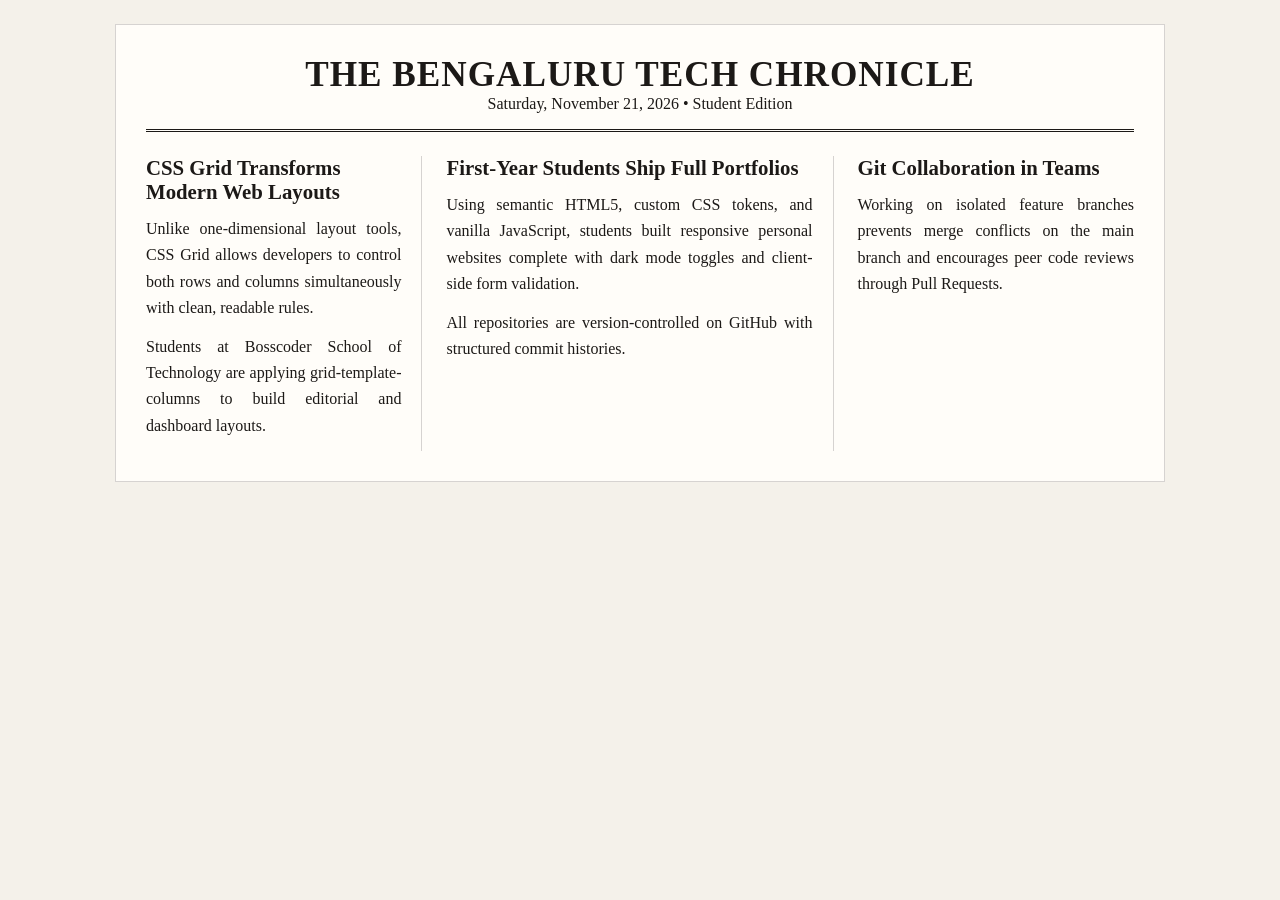
<file: index.html>
<!DOCTYPE html>
<html lang="en">
<head>
  <meta charset="UTF-8">
  <meta name="viewport" content="width=device-width, initial-scale=1.0">
  <title>P11 - Newspaper Three-Column CSS Grid</title>
  <link rel="stylesheet" href="style.css">
</head>
<body>
  <div class="paper">
    <header class="masthead">
      <h1>THE BENGALURU TECH CHRONICLE</h1>
      <p>Saturday, November 21, 2026 &bull; Student Edition</p>
    </header>

    <main class="news-grid">
      <article class="col">
        <h2>CSS Grid Transforms Modern Web Layouts</h2>
        <p>Unlike one-dimensional layout tools, CSS Grid allows developers to control both rows and columns simultaneously with clean, readable rules.</p>
        <p>Students at Bosscoder School of Technology are applying grid-template-columns to build editorial and dashboard layouts.</p>
      </article>

      <article class="col featured">
        <h2>First-Year Students Ship Full Portfolios</h2>
        <p>Using semantic HTML5, custom CSS tokens, and vanilla JavaScript, students built responsive personal websites complete with dark mode toggles and client-side form validation.</p>
        <p>All repositories are version-controlled on GitHub with structured commit histories.</p>
      </article>

      <article class="col">
        <h2>Git Collaboration in Teams</h2>
        <p>Working on isolated feature branches prevents merge conflicts on the main branch and encourages peer code reviews through Pull Requests.</p>
      </article>
    </main>
  </div>
</body>
</html>
</file>
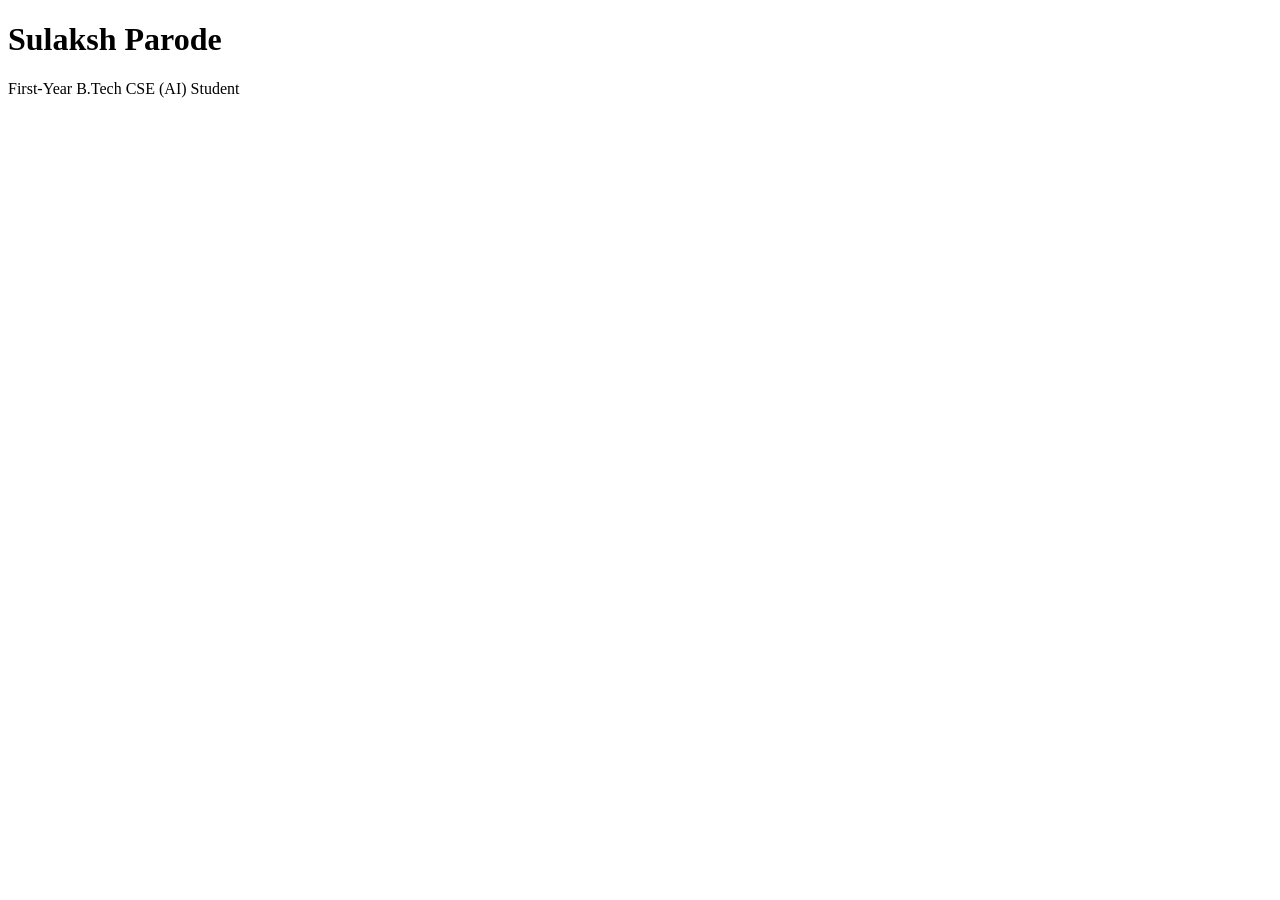
<file: P02_Portfolio_Initial_Commit/index.html>
<!DOCTYPE html>
<html lang="en">
<head>
  <meta charset="UTF-8">
  <title>Sulaksh Parode - Portfolio</title>
</head>
<body>
  <h1>Sulaksh Parode</h1>
  <p>First-Year B.Tech CSE (AI) Student</p>
</body>
</html>
</file>
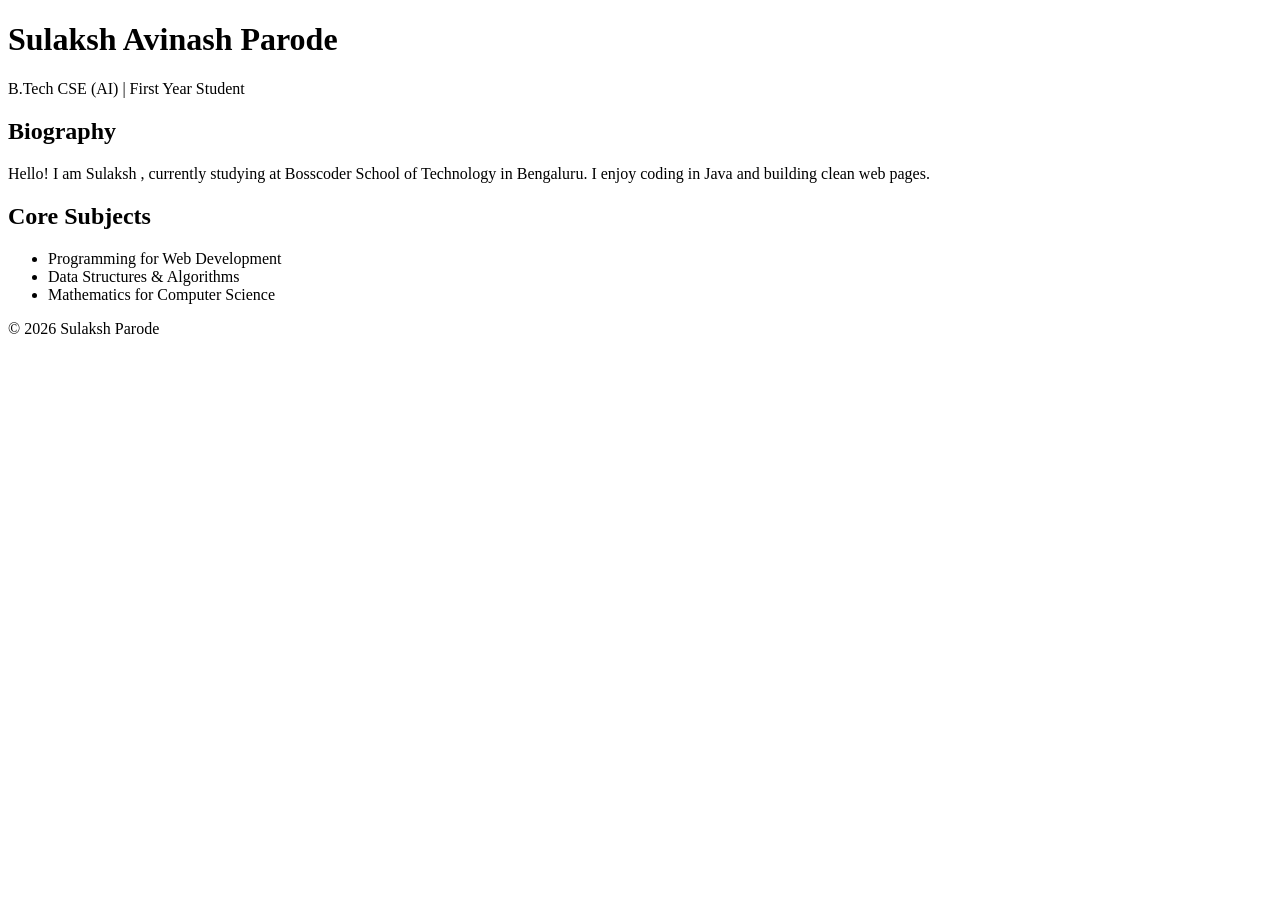
<file: P05_Semantic_Bio_Page/index.html>
<!DOCTYPE html>
<html lang="en">
<head>
  <meta charset="UTF-8">
  <meta name="viewport" content="width=device-width, initial-scale=1.0">
  <title>P5 - Semantic Bio Page</title>
</head>
<body>
  <header>
    <h1>Sulaksh Avinash Parode</h1>
    <p>B.Tech CSE (AI) | First Year Student</p>
  </header>

  <main>
    <article>
      <h2>Biography</h2>
      <p>Hello! I am Sulaksh , currently studying at Bosscoder School of Technology in Bengaluru. I enjoy coding in Java and building clean web pages.</p>
    </article>

    <section>
      <h2>Core Subjects</h2>
      <ul>
        <li>Programming for Web Development</li>
        <li>Data Structures &amp; Algorithms</li>
        <li>Mathematics for Computer Science</li>
      </ul>
    </section>
  </main>

  <footer>
    <p>&copy; 2026 Sulaksh Parode</p>
  </footer>
</body>
</html>
</file>
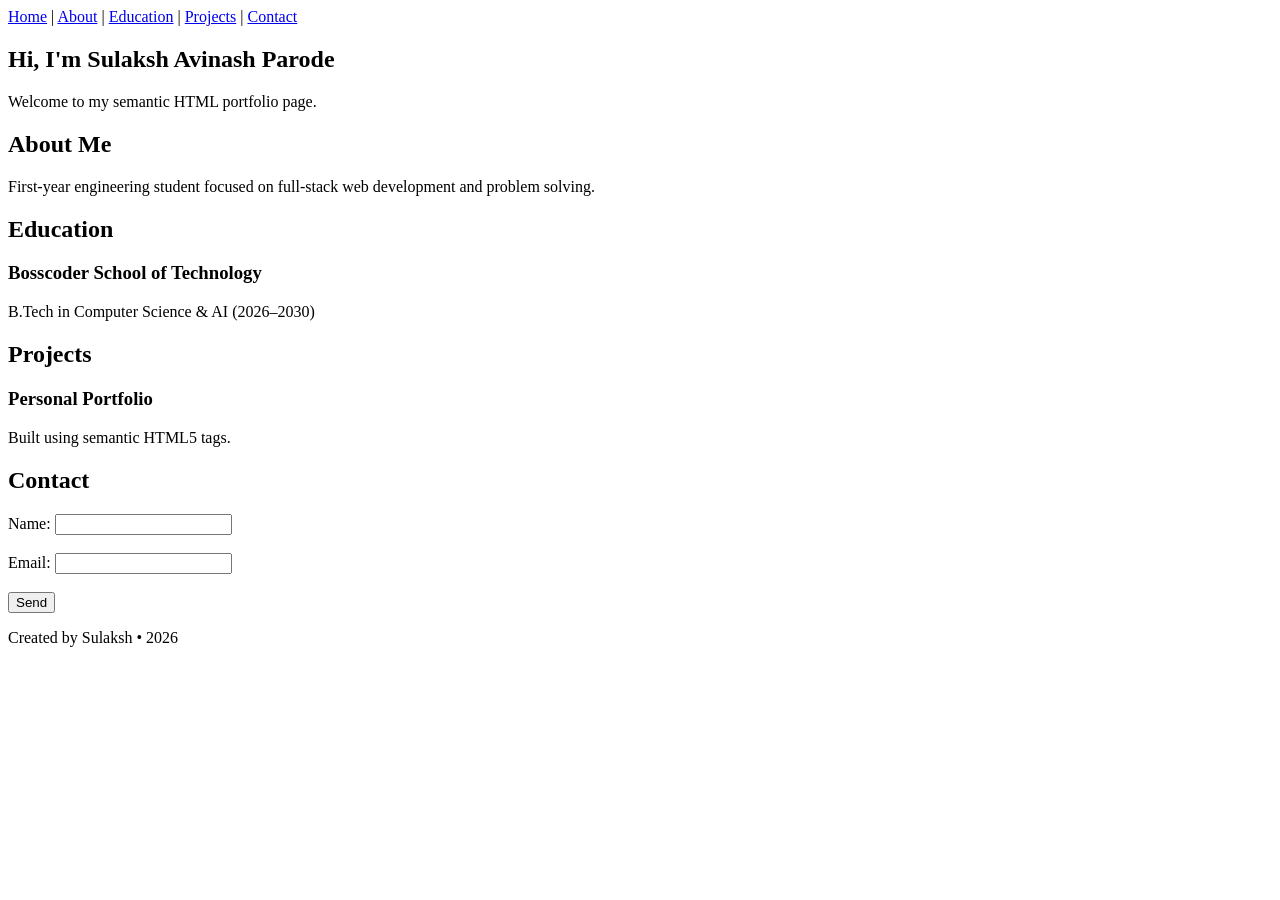
<file: P06_Full_Portfolio_Semantic_HTML/index.html>
<!DOCTYPE html>
<html lang="en">
<head>
  <meta charset="UTF-8">
  <meta name="viewport" content="width=device-width, initial-scale=1.0">
  <title>P6 - Full Portfolio Semantic Structure</title>
</head>
<body>
  <header>
    <nav>
      <a href="#">Home</a> |
      <a href="#">About</a> |
      <a href="#">Education</a> |
      <a href="#">Projects</a> |
      <a href="#">Contact</a>
    </nav>
  </header>

  <main>
    <section id="home">
      <h1>Hi, I'm Sulaksh Avinash Parode</h1>
      <p>Welcome to my semantic HTML portfolio page.</p>
    </section>

    <section id="about">
      <h2>About Me</h2>
      <p>First-year engineering student focused on full-stack web development and problem solving.</p>
    </section>

    <section id="education">
      <h2>Education</h2>
      <article>
        <h3>Bosscoder School of Technology</h3>
        <p>B.Tech in Computer Science &amp; AI (2026–2030)</p>
      </article>
    </section>

    <section id="projects">
      <h2>Projects</h2>
      <article>
        <h3>Personal Portfolio</h3>
        <p>Built using semantic HTML5 tags.</p>
      </article>
    </section>

    <section id="contact">
      <h2>Contact</h2>
      <form>
        <label for="cname">Name:</label>
        <input type="text" id="cname" required><br><br>
        <label for="cemail">Email:</label>
        <input type="email" id="cemail" required><br><br>
        <button type="submit">Send</button>
      </form>
    </section>
  </main>

  <footer>
    <p>Created by Sulaksh &bull; 2026</p>
  </footer>
</body>
</html>
</file>
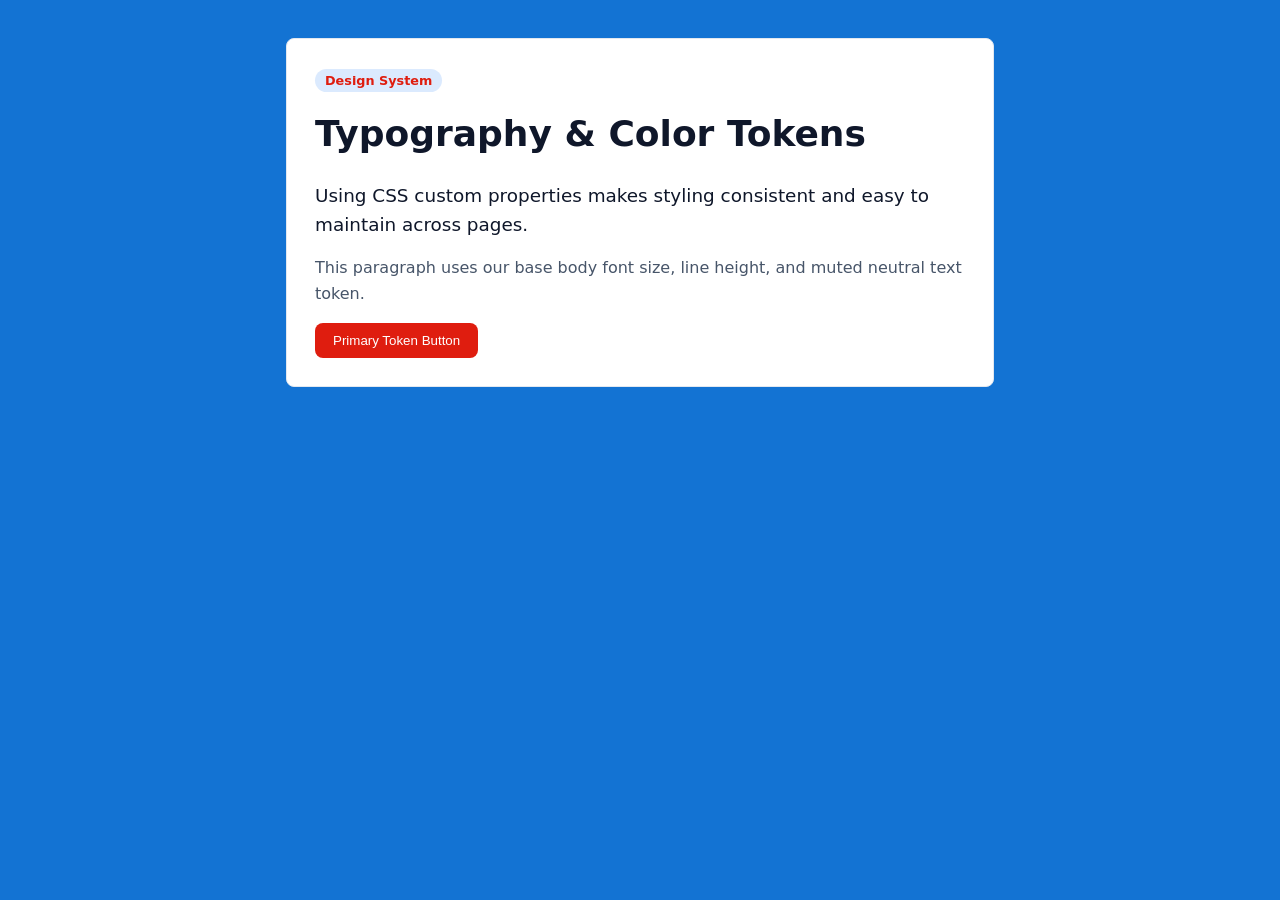
<file: P07_Design_Tokens_Typography/index.html>
<!DOCTYPE html>
<html lang="en">
<head>
  <meta charset="UTF-8">
  <title>P7 - Design Tokens & Typography</title>
  <link rel="stylesheet" href="style.css">
</head>
<body>
  <div class="wrapper">
    <span class="badge">Design System</span>
    <h1>Typography &amp; Color Tokens</h1>
    <p class="lead">Using CSS custom properties makes styling consistent and easy to maintain across pages.</p>
    <p>This paragraph uses our base body font size, line height, and muted neutral text token.</p>
    <button class="btn-token">Primary Token Button</button>
  </div>
</body>
</html>
</file>
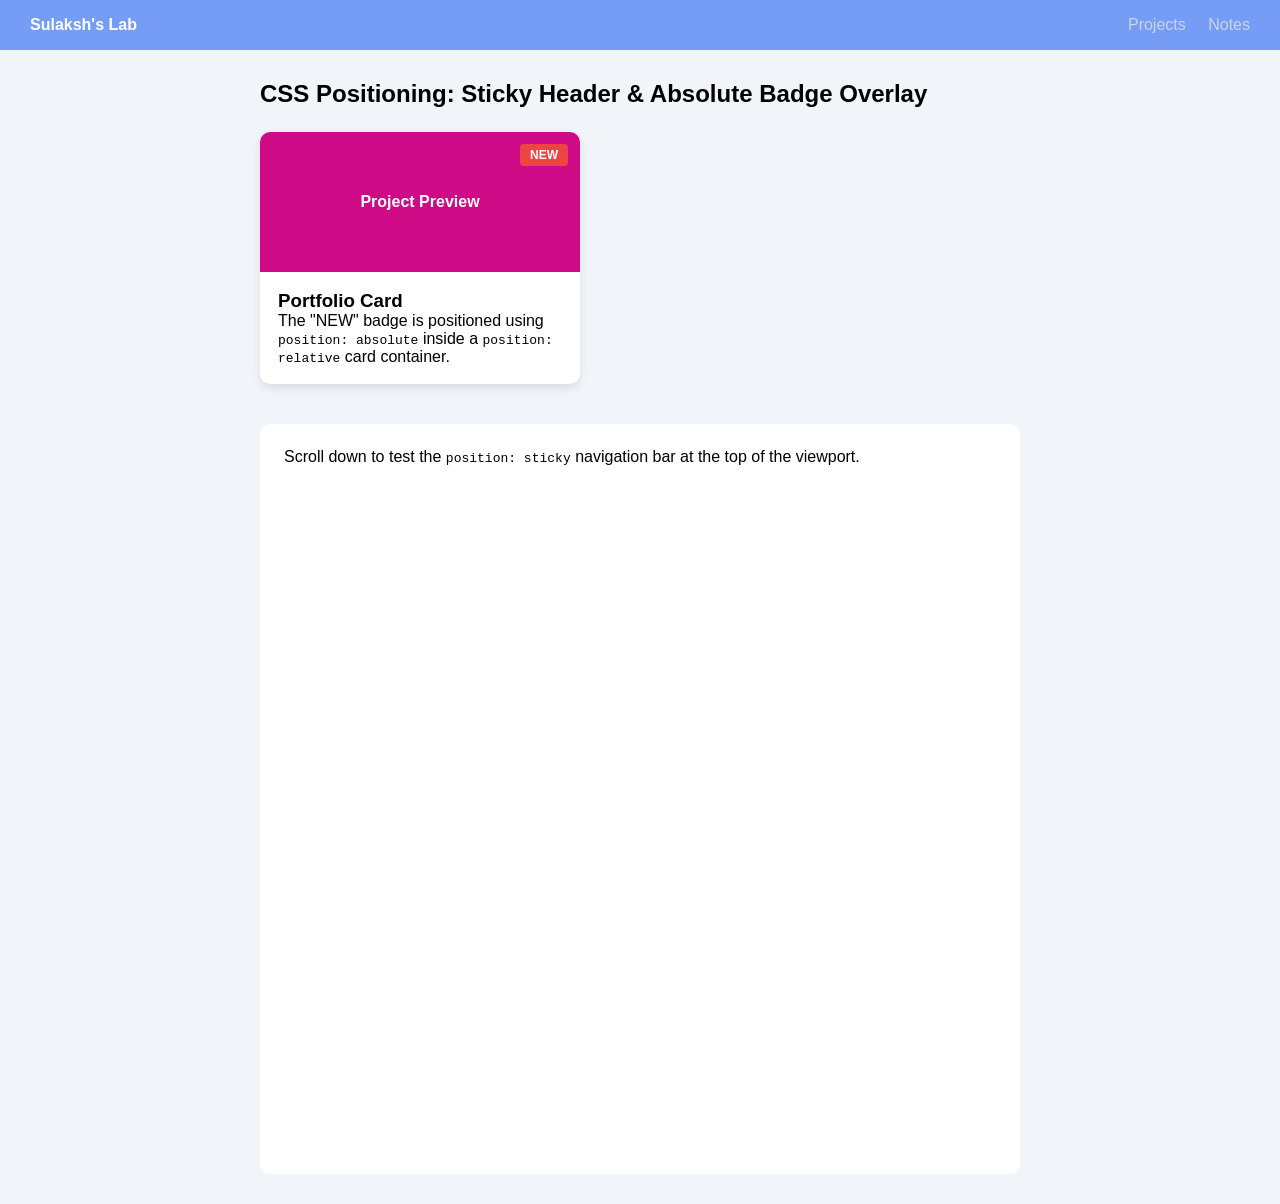
<file: P08_Sticky_Navbar_Card_Overlay/index.html>
<!DOCTYPE html>
<html lang="en">
<head>
  <meta charset="UTF-8">
  <title>P8 - Sticky Navbar & Card Overlay</title>
  <link rel="stylesheet" href="style.css">
</head>
<body>
  <nav class="sticky-nav">
    <strong>Sulaksh's Lab</strong>
    <div>
      <a href="#">Projects</a>
      <a href="#">Notes</a>
    </div>
  </nav>

  <main class="content" id="cards">
    <h2>CSS Positioning: Sticky Header & Absolute Badge Overlay</h2>
    <div class="overlay-card">
      <span class="tag-overlay">NEW</span>
      <div class="card-top">Project Preview</div>
      <div class="card-info">
        <h3>Portfolio Card</h3>
        <p>The "NEW" badge is positioned using <code>position: absolute</code> inside a <code>position: relative</code> card container.</p>
      </div>
    </div>

    <div id="notes" class="spacer-box">
      <p>Scroll down to test the <code>position: sticky</code> navigation bar at the top of the viewport.</p>
    </div>
  </main>
</body>
</html>
</file>
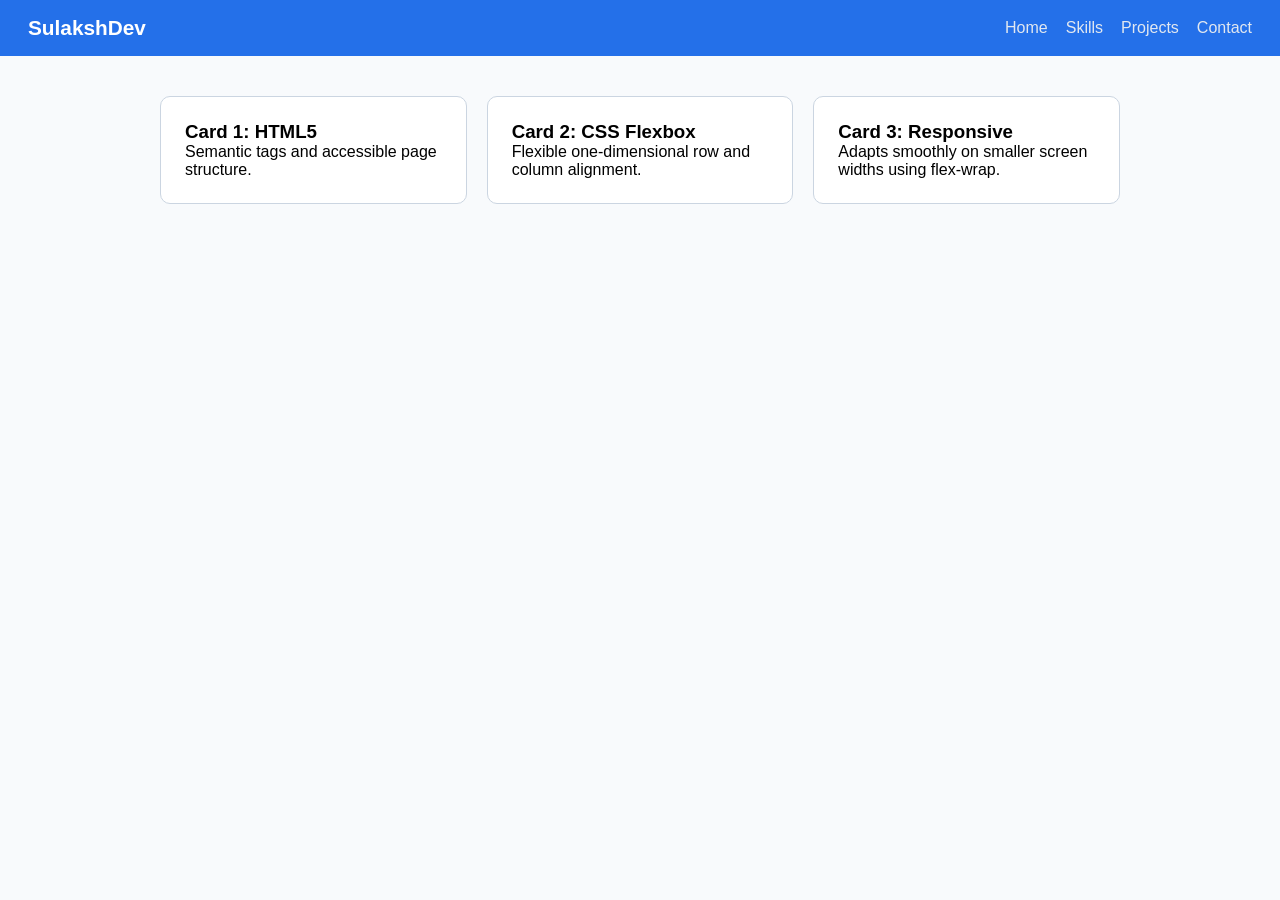
<file: P09_Responsive_Flexbox_Navbar_Cards/index.html>
<!DOCTYPE html>
<html lang="en">
<head>
  <meta charset="UTF-8">
  <meta name="viewport" content="width=device-width, initial-scale=1.0">
  <title>P9 - Responsive Flexbox Navbar & Cards</title>
  <link rel="stylesheet" href="style.css">
</head>
<body>
  <header class="flex-navbar">
    <div class="brand">SulakshDev</div>
    <nav class="nav-items">
      <a href="#">Home</a>
      <a href="#">Skills</a>
      <a href="#">Projects</a>
      <a href="#">Contact</a>
    </nav>
  </header>

  <section class="flex-grid">
    <div class="flex-card">
      <h3>Card 1: HTML5</h3>
      <p>Semantic tags and accessible page structure.</p>
    </div>
    <div class="flex-card">
      <h3>Card 2: CSS Flexbox</h3>
      <p>Flexible one-dimensional row and column alignment.</p>
    </div>
    <div class="flex-card">
      <h3>Card 3: Responsive</h3>
      <p>Adapts smoothly on smaller screen widths using flex-wrap.</p>
    </div>
  </section>
</body>
</html>
</file>
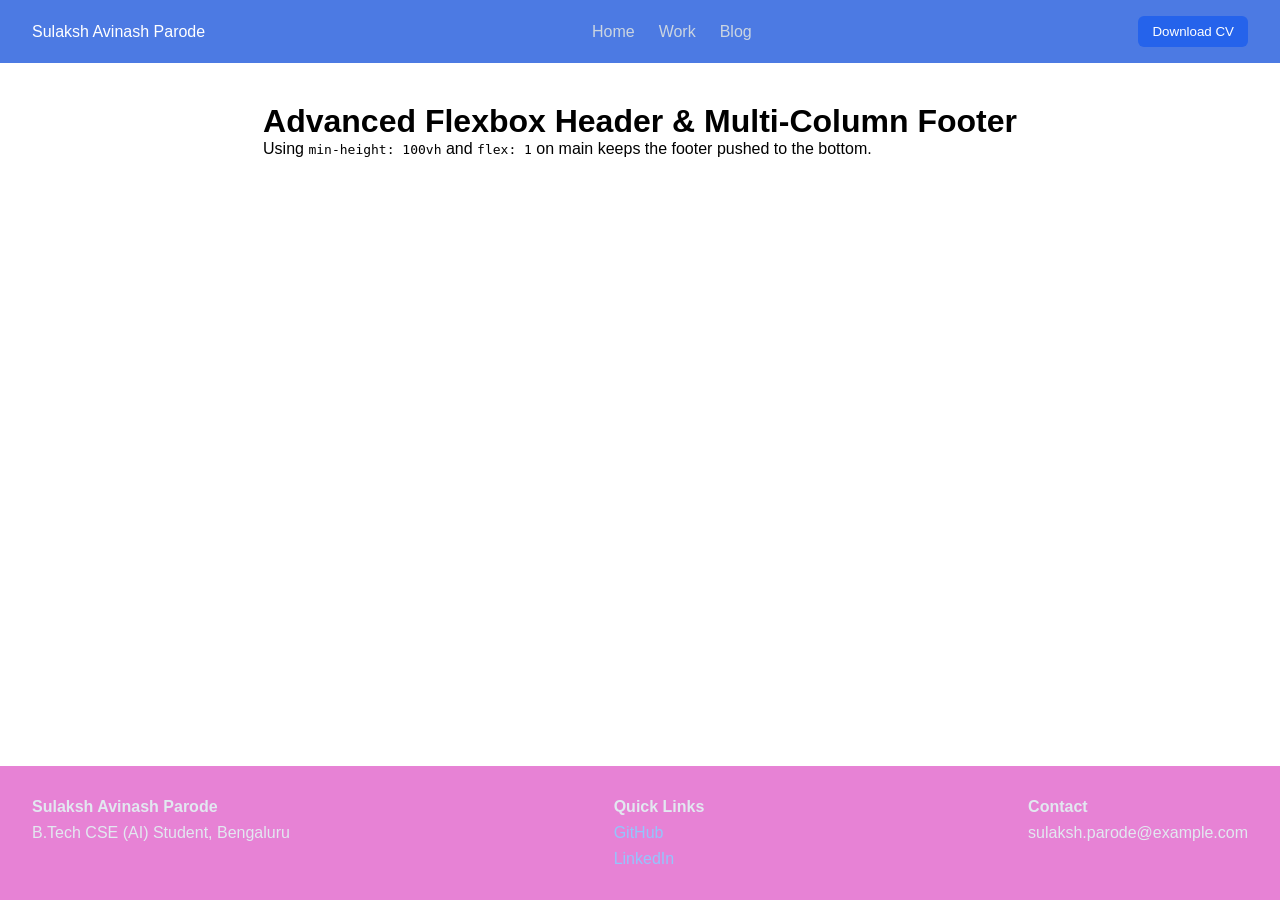
<file: P10_Header_Footer_Advanced_Flexbox/index.html>
<!DOCTYPE html>
<html lang="en">
<head>
  <meta charset="UTF-8">
  <meta name="viewport" content="width=device-width, initial-scale=1.0">
  <title>P10 - Header & Footer with Advanced Flexbox</title>
  <link rel="stylesheet" href="style.css">
</head>
<body>
  <header class="site-header">
    <div class="logo">Sulaksh Avinash Parode</div>
    <nav class="center-links">
      <a href="#">Home</a>
      <a href="#">Work</a>
      <a href="#">Blog</a>
    </nav>
    <div class="header-actions">
      <button>Download CV</button>
    </div>
  </header>

  <main class="main-area">
    <h1>Advanced Flexbox Header &amp; Multi-Column Footer</h1>
    <p>Using <code>min-height: 100vh</code> and <code>flex: 1</code> on main keeps the footer pushed to the bottom.</p>
  </main>

  <footer class="site-footer">
    <div class="footer-col">
      <h4>Sulaksh Avinash Parode</h4>
      <p>B.Tech CSE (AI) Student, Bengaluru</p>
    </div>
    <div class="footer-col">
      <h4>Quick Links</h4>
      <a href="#">GitHub</a>
      <a href="#">LinkedIn</a>
    </div>
    <div class="footer-col">
      <h4>Contact</h4>
      <p>sulaksh.parode@example.com</p>
    </div>
  </footer>
</body>
</html>
</file>
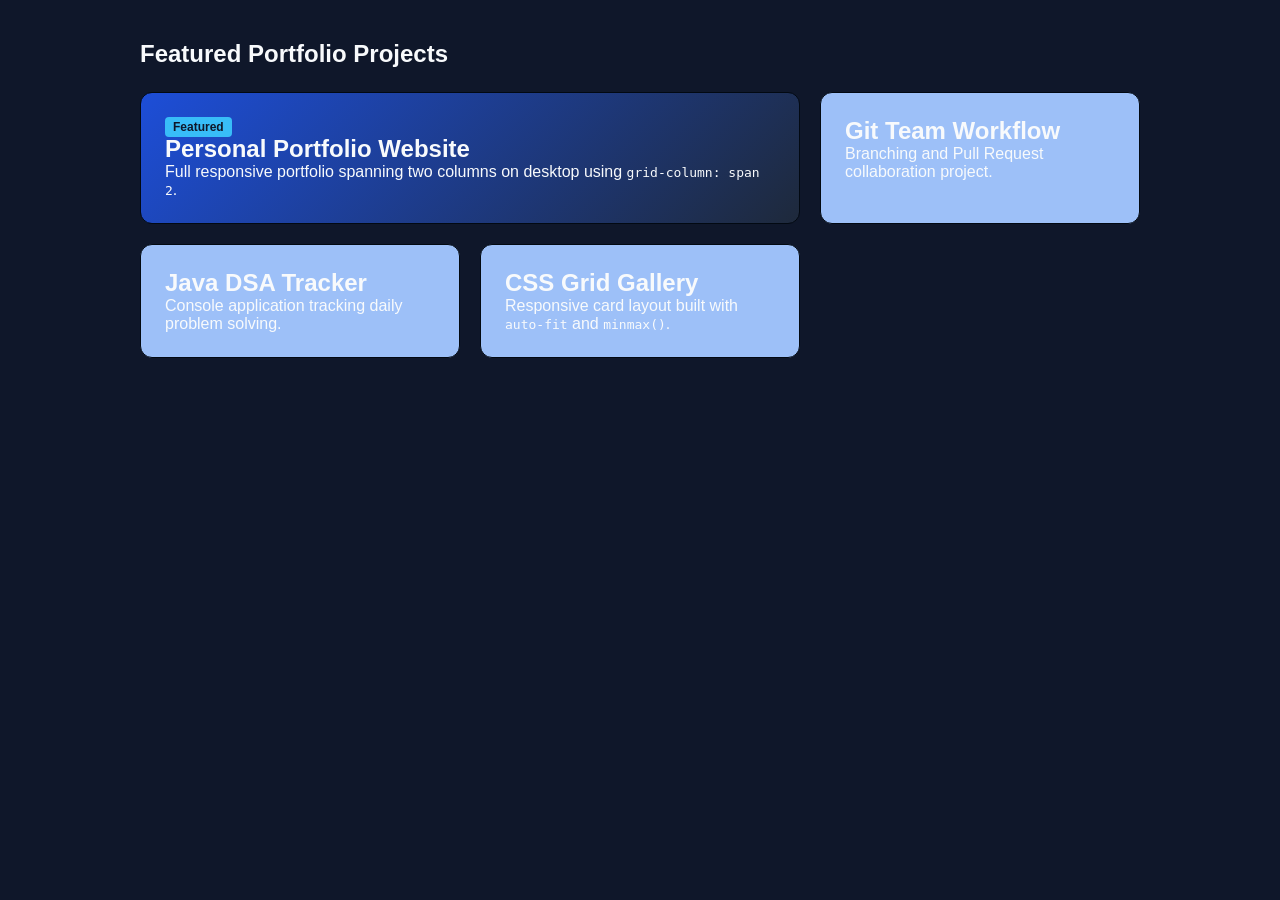
<file: P12_Portfolio_Projects_Advanced_Grid/index.html>
<!DOCTYPE html>
<html lang="en">
<head>
  <meta charset="UTF-8">
  <meta name="viewport" content="width=device-width, initial-scale=1.0">
  <title>P12 - Portfolio Projects Grid with Advanced CSS Grid</title>
  <link rel="stylesheet" href="style.css">
</head>
<body>
  <section class="projects-wrapper">
    <h1>Featured Portfolio Projects</h1>
    <div class="adv-grid">
      <article class="proj-card span-two">
        <span class="tag">Featured</span>
        <h2>Personal Portfolio Website</h2>
        <p>Full responsive portfolio spanning two columns on desktop using <code>grid-column: span 2</code>.</p>
      </article>
      <article class="proj-card">
        <h2>Git Team Workflow</h2>
        <p>Branching and Pull Request collaboration project.</p>
      </article>
      <article class="proj-card">
        <h2>Java DSA Tracker</h2>
        <p>Console application tracking daily problem solving.</p>
      </article>
      <article class="proj-card">
        <h2>CSS Grid Gallery</h2>
        <p>Responsive card layout built with <code>auto-fit</code> and <code>minmax()</code>.</p>
      </article>
    </div>
  </section>
</body>
</html>
</file>
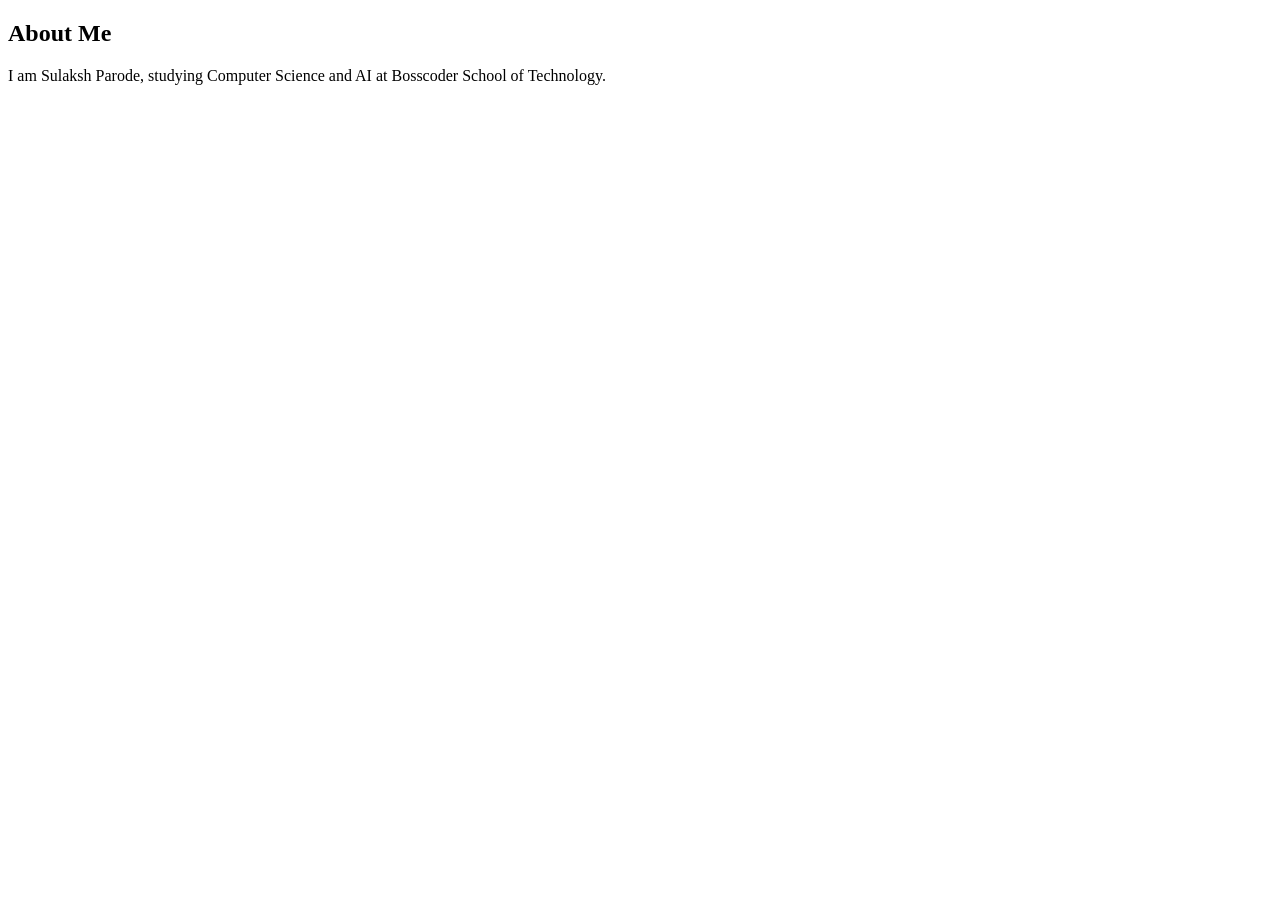
<file: P03_Feature_Branch_Workflow/about.html>
<!DOCTYPE html>
<html lang="en">
<head>
  <meta charset="UTF-8">
  <title>About Me</title>
</head>
<body>
  <h2>About Me</h2>
  <p>I am Sulaksh Parode, studying Computer Science and AI at Bosscoder School of Technology.</p>
</body>
</html>
</file>
<file: style.css>
* { margin: 0; padding: 0; box-sizing: border-box; }
body { font-family: Georgia, 'Times New Roman', serif; background: #f4f1ea; color: #1c1917; padding: 24px; }

.paper {
  max-width: 1050px;
  margin: 0 auto;
  background: #fffdf9;
  padding: 30px;
  border: 1px solid #d6d3d1;
}

.masthead {
  text-align: center;
  border-bottom: 3px double #1c1917;
  padding-bottom: 16px;
  margin-bottom: 24px;
}

.masthead h1 { font-size: 2.2rem; letter-spacing: 1px; }

.news-grid {
  display: grid;
  grid-template-columns: 1fr 1.4fr 1fr;
  gap: 24px;
}

.col {
  border-right: 1px solid #d6d3d1;
  padding-right: 20px;
}

.col:last-child {
  border-right: none;
  padding-right: 0;
}

.col h2 { font-size: 1.3rem; margin-bottom: 12px; }
.col p { margin-bottom: 12px; line-height: 1.65; text-align: justify; }

@media (max-width: 768px) {
  .news-grid { grid-template-columns: 1fr; }
  .col { border-right: none; border-bottom: 1px solid #d6d3d1; padding-bottom: 16px; }
}
</file>
<file: P07_Design_Tokens_Typography/style.css>
:root {
  --color-primary: #df1d0f;
  --color-bg: #1373d3;
  --color-surface: #ffffff;
  --color-text: #0f172a;
  --color-muted: #475569;
  --font-sans: 'Segoe UI', system-ui, sans-serif;
  --fs-h1: 2.25rem;
  --fs-lead: 1.15rem;
  --fs-body: 1rem;
  --space-md: 16px;
  --space-lg: 28px;
  --radius-md: 8px;
}

body {
  font-family: var(--font-sans);
  background-color: var(--color-bg);
  color: var(--color-text);
  font-size: var(--fs-body);
  line-height: 1.6;
  padding: 30px;
}

.wrapper {
  max-width: 650px;
  margin: auto;
  background: var(--color-surface);
  padding: var(--space-lg);
  border-radius: var(--radius-md);
  border: 1px solid #e2e8f0;
}

.badge {
  background: #dbeafe;
  color: var(--color-primary);
  padding: 4px 10px;
  border-radius: 999px;
  font-size: 0.8rem;
  font-weight: 600;
}

h1 {
  font-size: var(--fs-h1);
  margin: 12px 0;
}

.lead {
  font-size: var(--fs-lead);
  color: var(--color-text);
  margin-bottom: var(--space-md);
}

p {
  color: var(--color-muted);
  margin-bottom: var(--space-md);
}

.btn-token {
  background: var(--color-primary);
  color: white;
  border: none;
  padding: 10px 18px;
  border-radius: var(--radius-md);
  cursor: pointer;
}
</file>
<file: P08_Sticky_Navbar_Card_Overlay/style.css>
* { margin: 0; padding: 0; box-sizing: border-box; }
body { font-family: Arial, sans-serif; background: #f1f5f9; }

.sticky-nav {
  position: sticky;
  top: 0;
  z-index: 100;
  background: #769df6;
  color: white;
  padding: 16px 30px;
  display: flex;
  justify-content: space-between;
}

.sticky-nav a {
  color: #cbd5e1;
  text-decoration: none;
  margin-left: 18px;
}

.content {
  max-width: 800px;
  margin: 30px auto;
  padding: 0 20px;
}

.overlay-card {
  position: relative;
  width: 320px;
  background: white;
  border-radius: 10px;
  overflow: hidden;
  margin-top: 24px;
  box-shadow: 0 4px 10px rgba(0,0,0,0.1);
}

.tag-overlay {
  position: absolute;
  top: 12px;
  right: 12px;
  background: #ef4444;
  color: white;
  font-size: 0.75rem;
  font-weight: bold;
  padding: 4px 10px;
  border-radius: 4px;
}

.card-top {
  height: 140px;
  background: #cf0a87;
  color: white;
  display: flex;
  align-items: center;
  justify-content: center;
  font-weight: bold;
}

.card-info { padding: 18px; }

.spacer-box {
  margin-top: 40px;
  height: 750px;
  background: white;
  padding: 24px;
  border-radius: 10px;
}
</file>
<file: P09_Responsive_Flexbox_Navbar_Cards/style.css>
* { margin: 0; padding: 0; box-sizing: border-box; }
body { font-family: Arial, sans-serif; background: #f8fafc; }

.flex-navbar {
  display: flex;
  justify-content: space-between;
  align-items: center;
  flex-wrap: wrap;
  background: #2470e9;
  color: white;
  padding: 16px 28px;
}

.brand { font-size: 1.3rem; font-weight: bold; }

.nav-items {
  display: flex;
  gap: 18px;
  flex-wrap: wrap;
}

.nav-items a { color: #e2e8f0; text-decoration: none; }

.flex-grid {
  max-width: 1000px;
  margin: 40px auto;
  padding: 0 20px;
  display: flex;
  gap: 20px;
  flex-wrap: wrap;
}

.flex-card {
  flex: 1 1 260px;
  background: white;
  padding: 24px;
  border-radius: 10px;
  border: 1px solid #cbd5e1;
}

@media (max-width: 600px) {
  .flex-navbar {
    flex-direction: column;
    gap: 12px;
  }
}
</file>
<file: P10_Header_Footer_Advanced_Flexbox/style.css>
* { margin: 0; padding: 0; box-sizing: border-box; }

body {
  font-family: Arial, sans-serif;
  display: flex;
  flex-direction: column;
  min-height: 100vh;
}

.site-header {
  display: flex;
  justify-content: space-between;
  align-items: center;
  padding: 16px 32px;
  background: #4c7ae3;
  color: white;
}

.center-links {
  display: flex;
  gap: 24px;
}

.center-links a { color: #cbd5e1; text-decoration: none; }

.header-actions button {
  background: #2563eb;
  color: white;
  border: none;
  padding: 8px 14px;
  border-radius: 6px;
}

.main-area {
  flex: 1;
  max-width: 900px;
  margin: 40px auto;
  padding: 0 20px;
}

.site-footer {
  display: flex;
  justify-content: space-between;
  flex-wrap: wrap;
  gap: 24px;
  background: #e782d5;
  color: #e2e8f0;
  padding: 32px;
}

.footer-col {
  display: flex;
  flex-direction: column;
  gap: 8px;
}

.footer-col a { color: #93c5fd; text-decoration: none; }
</file>
<file: P12_Portfolio_Projects_Advanced_Grid/style.css>
* { margin: 0; padding: 0; box-sizing: border-box; }
body { font-family: Arial, sans-serif; background: #0f172a; color: #f8fafc; padding: 40px 20px; }

.projects-wrapper {
  max-width: 1000px;
  margin: 0 auto;
}

h1 { margin-bottom: 24px; }

.adv-grid {
  display: grid;
  grid-template-columns: repeat(auto-fit, minmax(260px, 1fr));
  gap: 20px;
}

.proj-card {
  background: #9dc0f8;
  border: 1px solid #020912;
  padding: 24px;
  border-radius: 12px;
}

.span-two {
  grid-column: span 2;
  background: linear-gradient(135deg, #1d4ed8, #1e293b);
}

.tag {
  background: #38bdf8;
  color: #0f172a;
  font-size: 0.75rem;
  font-weight: bold;
  padding: 3px 8px;
  border-radius: 4px;
}

@media (max-width: 650px) {
  .span-two { grid-column: span 1; }
}
</file>
